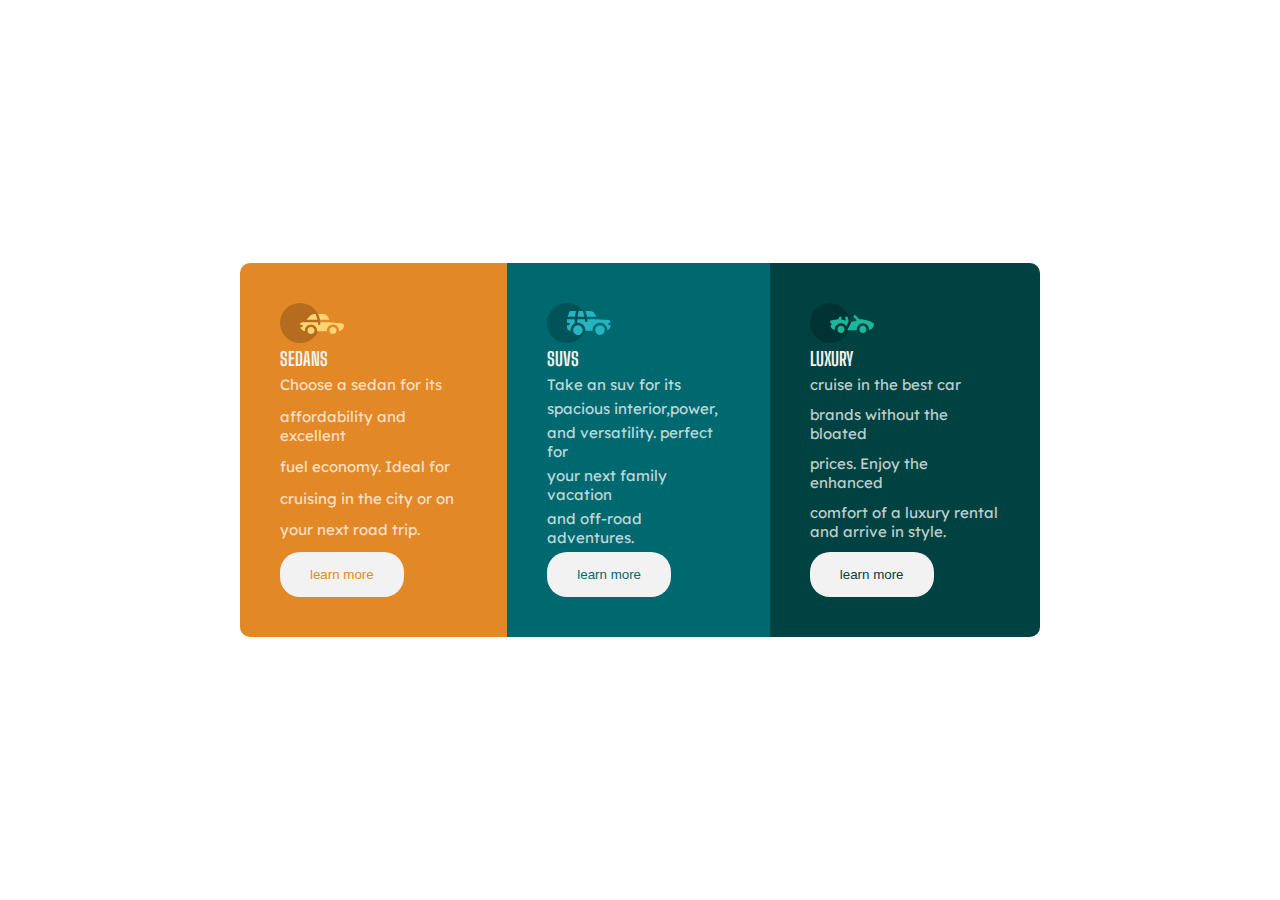
<file: index.html>
<!DOCTYPE html>
<html lang="en">
<head>
    <meta charset="UTF-8">
    <meta http-equiv="X-UA-Compatible" content="IE=edge">
    <meta name="viewport" content="width=device-width, initial-scale=1.0">
    <title>Document</title>
    <link rel="stylesheet" href="style2.css">
    <link rel="icon" href="./images/favicon-32x32.png">
</head>
<body>
    <div class="cards">
        <div class="carditem first" >
            <img src="./images/icon-sedans.svg" alt="zuri">
            <h3>SEDANS</h3>
            <P>Choose a sedan for its</p>
            <p>affordability and excellent</p> 
            <p> fuel economy. Ideal for </p>
            <p> cruising in the city or on </p>
             <p> your next road trip.</P>
                <button >learn more</button>  
        </div>
        <div class="carditem second">
            <img src="./images/icon-suvs.svg" alt="suv">
        <h3>SUVS </h3>
        <p>Take an suv for its </p>
        <p>spacious interior,power,</p>
            <p> and versatility. perfect for </p>
                <p>your next family vacation </p>
                    <p>and off-road adventures.</p>
<button>learn more</button>
        </div>
        <div class="carditem third">
            <img src="./images/icon-luxury.svg" alt="luxury">
            <h3>LUXURY</h3>
            <p>cruise in the best car </p> 
             <p>  brands without the bloated </p> 
                <p>prices. Enjoy the enhanced </p>
                    <p> comfort of a luxury rental <br>and arrive in style.</p>
       <button>learn more</button>
        </div>

    </div>
</body>
</html>
</file>
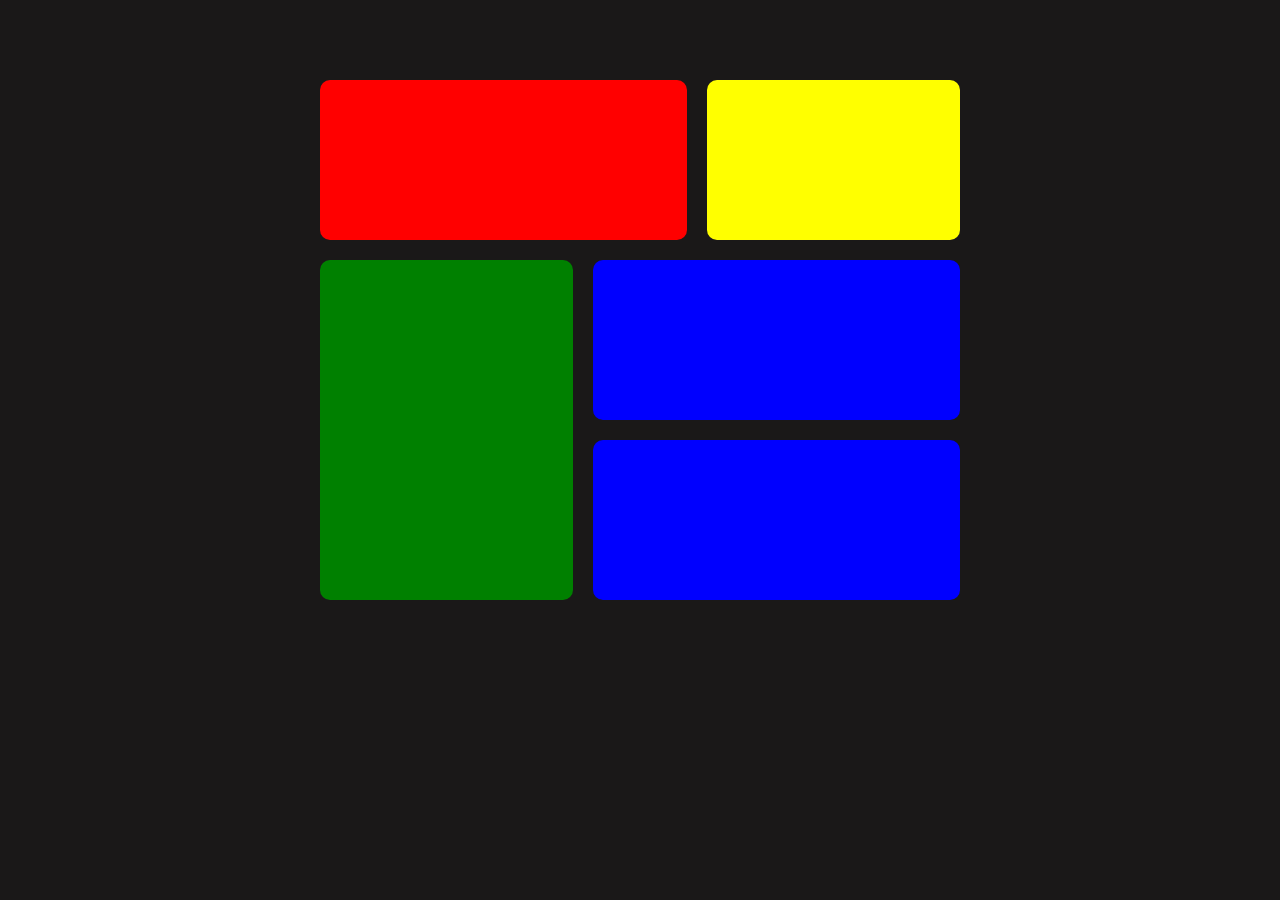
<file: grid.html>
<!DOCTYPE html>
<html lang="en">
<head>
    <meta charset="UTF-8">
    <meta http-equiv="X-UA-Compatible" content="IE=edge">
    <meta name="viewport" content="width=device-width, initial-scale=1.0">
    <title>Document</title>
    <link rel="stylesheet" href="grid.css">
</head>
<body>
    <main>
        <div class="itema"></div>
        <div class="itemb"></div>
        <div class="itemc"></div>
        <div class="itemd"></div>
        <div class="iteme"></div>
    </main>
</body>
</html>
</file>
<file: style2.css>
@import url('https://fonts.googleapis.com/css2?family=Lexend+Deca&display=swap');

@import url('https://fonts.googleapis.com/css2?family=Big+Shoulders+Display:wght@700&display=swap');

*{
    box-sizing: border-box;
    padding: 0;
    margin: 0;
}
body{
    min-height: 100vh;
    display: flex;
    align-items: center;
    justify-content: center;
}
.cards{
    border: 2px rgb(99, 226, 61);   
    width: 800px;
    display: flex;
    border-radius: 10px;
    overflow: hidden;
}
.carditem{
    padding: 40px;
    display: flex;
    flex-direction: column;
    align-items: flex-start;
    gap: 5px;
}
.carditem button{
    background-color: hsl(0, 0%, 95%);
    padding:  15px 30px;
    border: none;
    outline: none;
    border-radius: 20px;
    cursor: pointer;
    
}
.carditem button:hover{
    background-color: transparent;
    padding:  13px 28px;
    border: 2px solid hsl(0, 0%, 95%) ;
    color: hsl(0, 0%, 95%);
}
.carditem h3{
    color: hsl(0, 0%, 95%);
    font-family: 'Big Shoulders Display', cursive;
    

}
.carditem p{
    color:  hsla(0, 0%, 100%, 0.75);
    font-family: 'Lexend Deca', sans-serif;
    font-size: 15px;
    flex-grow: 1;

}
.first{
    background-color:hsl(31, 77%, 52%) ;
}
.first button{
    color: hsl(31, 77%, 52%) ;;

}
.second{
    background-color:hsl(184, 100%, 22%) ;
}
.second button{
    color:hsl(184, 100%, 22%) ;
}
.third{
    background-color:hsl(179, 100%, 13%) ;
}
.third button{
    color: hsl(179, 100%, 13%);
}
@media screen and (max-width: 550px){
    body{
       
        padding: 70px 30px;
    }
    .cards{
        flex-direction: column;
    }

    
}
</file>
<file: grid.css>
*{
 margin: 0; 
 padding: 0;  
}
body{
    background-color: rgb(26, 24, 24);
    display: grid;
    place-items: center;
    height: 50%;
    
}
main{
    display:grid;
    grid-template-areas: 
    'a a b'
    'c d d'
    'c e e'
      
    ;
    gap: 20px;
    width: 50%;
    margin: auto;

}
.itema{
    background-color:red ;
    grid-area: a;
}
.itemb{
    background-color: yellow;
    grid-area: b;
}
.itemc{
    background-color: green;
    grid-area: c; 
}
.itemd{
    background-color: blue;
    grid-area: d;
}
.iteme{
    background-color: blue;
    grid-area: e;
}
main,div{
    padding: 5em;
    text-align: center;
    border-radius: 10px;
}
</file>
